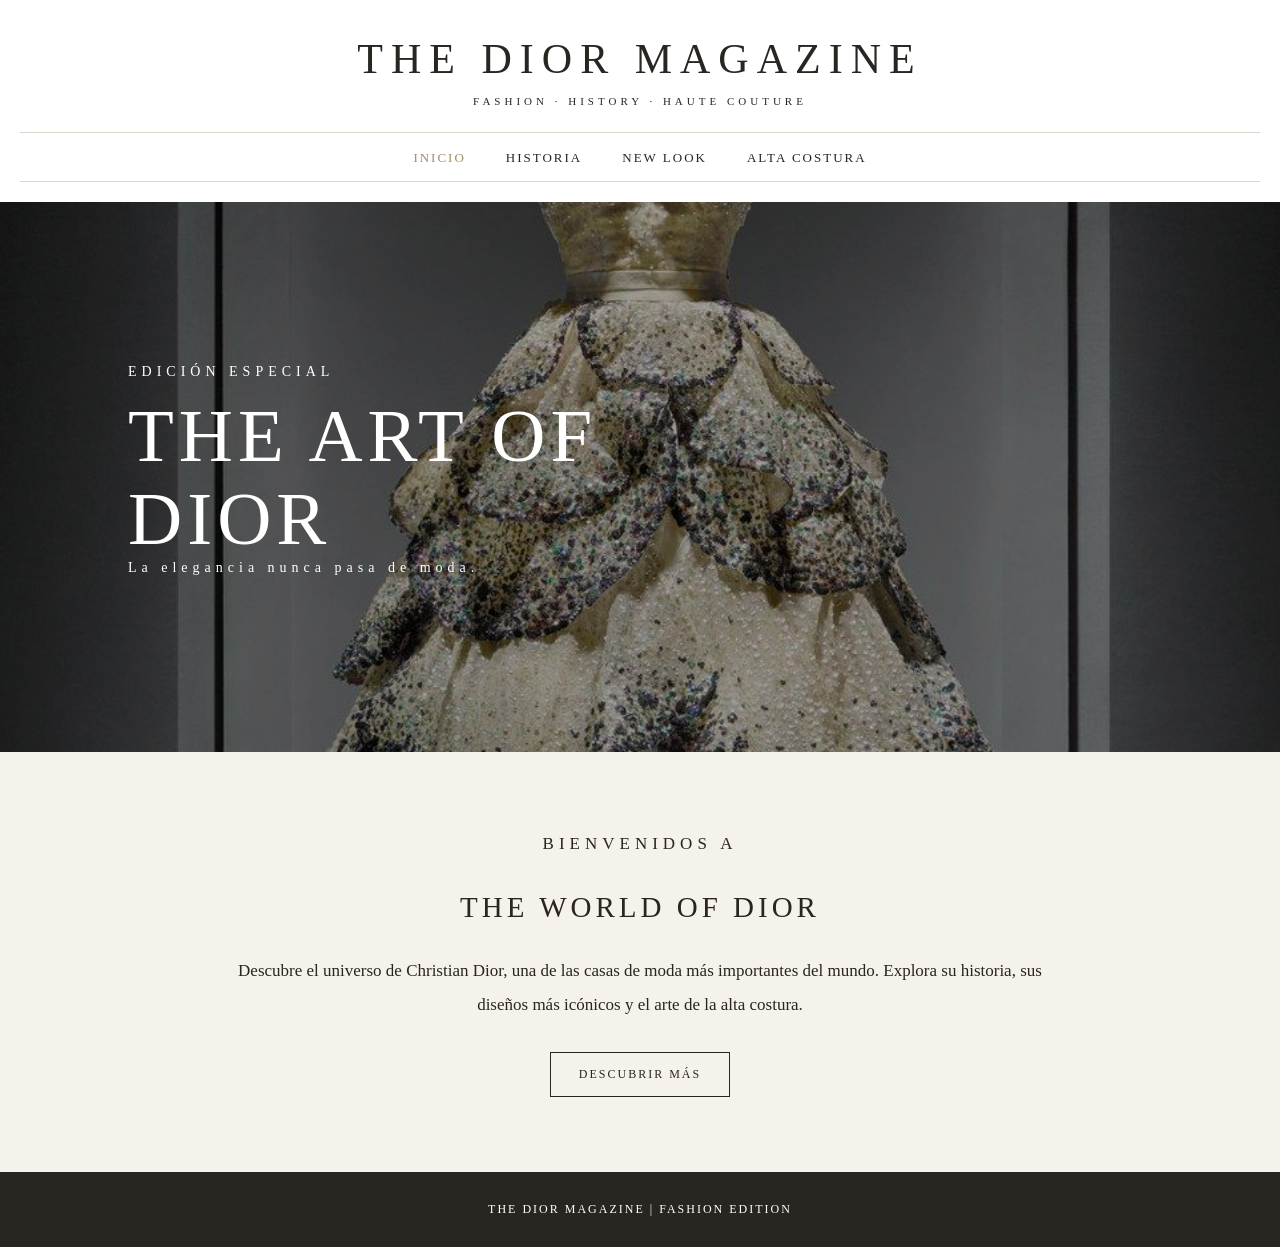
<file: index.html>
<!DOCTYPE html>
<html lang="es">
<head>
    <meta charset="UTF-8">
    <meta name="viewport" content="width=device-width, initial-scale=1.0">
    <title>THE DIOR MAGAZINE | Inicio</title>
    <link rel="stylesheet" href="estilos.css">
</head>
<body>

<header>
    <h1>THE DIOR MAGAZINE</h1>
    <p>FASHION · HISTORY · HAUTE COUTURE</p>

    <nav>
        <a href="index.html" class="activo">Inicio</a>
        <a href="historia.html">Historia</a>
        <a href="newlook.html">New Look</a>
        <a href="costura.html">Alta costura</a>
    </nav>
</header>

<main>
    <section class="portada">
        <img src="images/dior1.jpg" alt="Vestido de alta costura Dior">
        <div class="texto-portada">
            <p>EDICIÓN ESPECIAL</p>
            <h2>THE ART OF<br>DIOR</h2>
            <p>La elegancia nunca pasa de moda.</p>
        </div>
    </section>

    <section class="seccion">
        <p class="subtitulo">BIENVENIDOS A</p>
        <h2>THE WORLD OF DIOR</h2>
        <p>
            Descubre el universo de Christian Dior, una de las casas
            de moda más importantes del mundo. Explora su historia,
            sus diseños más icónicos y el arte de la alta costura.
        </p>
        <a class="enlace" href="historia.html">DESCUBRIR MÁS</a>
    </section>
</main>

<footer>
    <p>THE DIOR MAGAZINE | FASHION EDITION</p>
</footer>

</body>
</html>
</file>
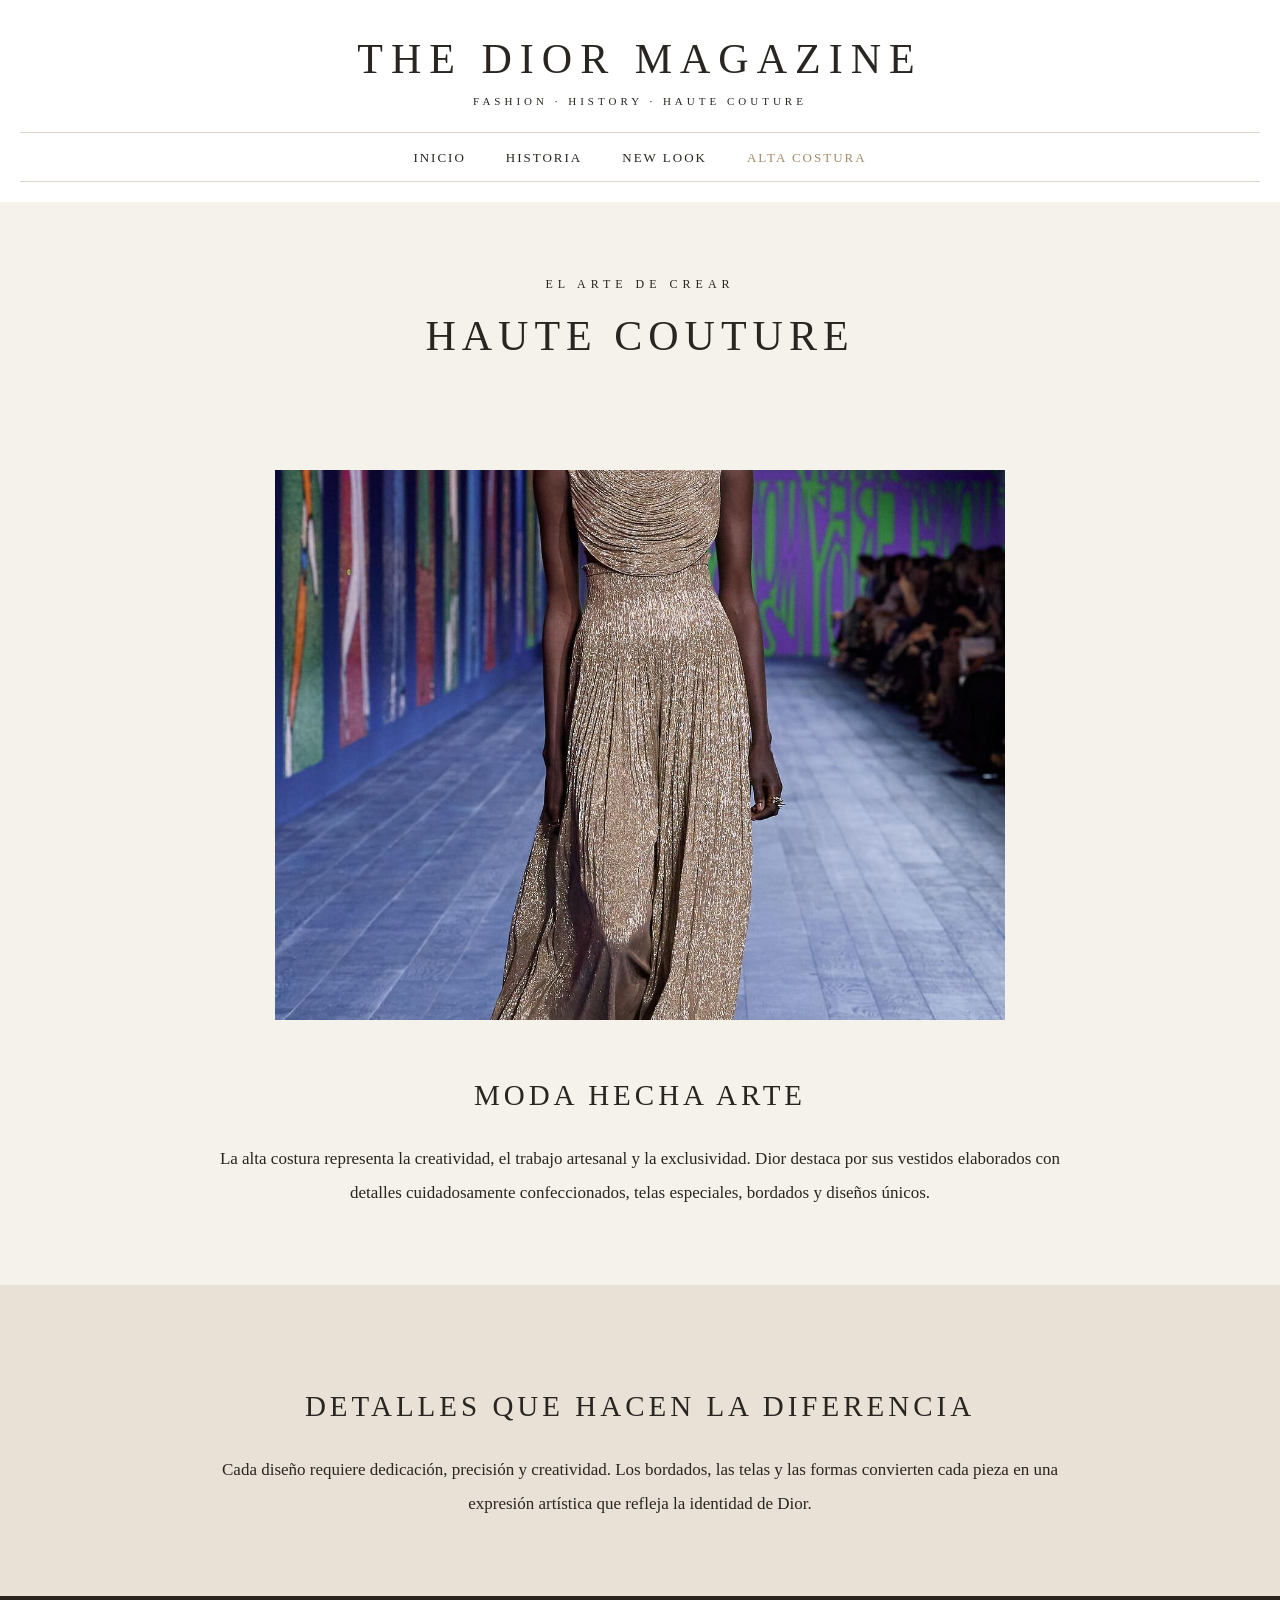
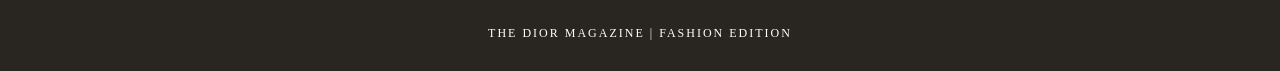
<file: costura.html>
<!DOCTYPE html>
<html lang="es">
<head>
    <meta charset="UTF-8">
    <meta name="viewport" content="width=device-width, initial-scale=1.0">
    <title>THE DIOR MAGAZINE | Alta Costura</title>
    <link rel="stylesheet" href="estilos.css">
</head>
<body>

<header>
    <h1>THE DIOR MAGAZINE</h1>
    <p>FASHION · HISTORY · HAUTE COUTURE</p>

    <nav>
        <a href="index.html">Inicio</a>
        <a href="historia.html">Historia</a>
        <a href="newlook.html">New Look</a>
        <a href="costura.html" class="activo">Alta costura</a>
    </nav>
</header>

<main>
    <section class="encabezado-seccion">
        <p class="subtitulo">EL ARTE DE CREAR</p>
        <h2>HAUTE COUTURE</h2>
    </section>

    <section class="seccion">
        <img class="imagen-seccion" src="images/dior3.jpg"
             alt="Vestido de alta costura Dior">

        <h2>MODA HECHA ARTE</h2>

        <p>
            La alta costura representa la creatividad,
            el trabajo artesanal y la exclusividad.

            Dior destaca por sus vestidos elaborados con
            detalles cuidadosamente confeccionados,
            telas especiales, bordados y diseños únicos.
        </p>
    </section>

    <section class="seccion fondo">
        <h2>DETALLES QUE HACEN LA DIFERENCIA</h2>

        <p>
            Cada diseño requiere dedicación, precisión y
            creatividad. Los bordados, las telas y las
            formas convierten cada pieza en una expresión
            artística que refleja la identidad de Dior.
        </p>
    </section>
</main>

<footer>
    <p>THE DIOR MAGAZINE | FASHION EDITION</p>
</footer>

</body>
</html>
</file>
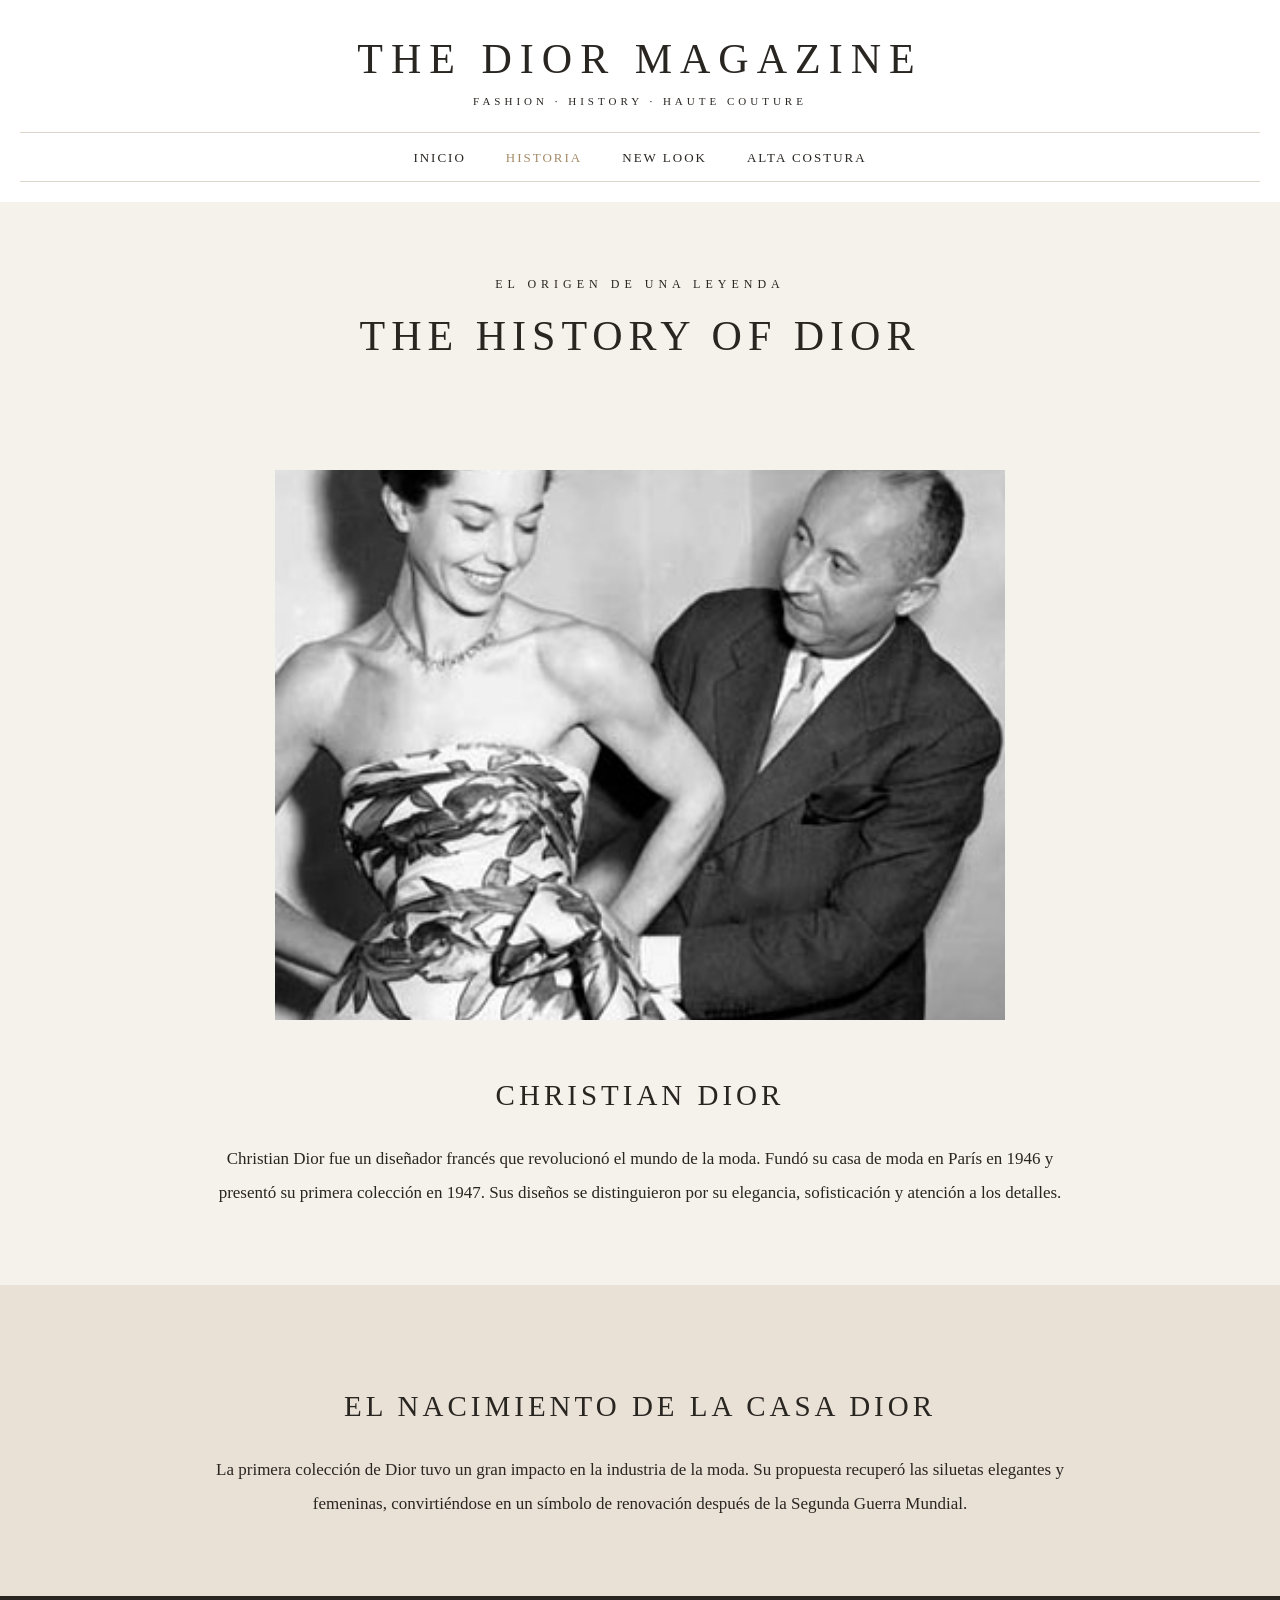
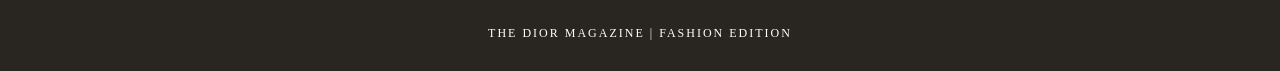
<file: historia.html>
<!DOCTYPE html>
<html lang="es">
<head>
    <meta charset="UTF-8">
    <meta name="viewport" content="width=device-width, initial-scale=1.0">
    <title>THE DIOR MAGAZINE | Historia</title>
    <link rel="stylesheet" href="estilos.css">
</head>
<body>

<header>
    <h1>THE DIOR MAGAZINE</h1>
    <p>FASHION · HISTORY · HAUTE COUTURE</p>

    <nav>
        <a href="index.html">Inicio</a>
        <a href="historia.html" class="activo">Historia</a>
        <a href="newlook.html">New Look</a>
        <a href="costura.html">Alta costura</a>
    </nav>
</header>

<main>
    <section class="encabezado-seccion">
        <p class="subtitulo">EL ORIGEN DE UNA LEYENDA</p>
        <h2>THE HISTORY OF DIOR</h2>
    </section>

    <section class="seccion">
        <img class="imagen-seccion" src="images/dior4.jpg"
             alt="Diseño de moda Dior">

        <h2>CHRISTIAN DIOR</h2>

        <p>
            Christian Dior fue un diseñador francés que revolucionó
            el mundo de la moda. Fundó su casa de moda en París en
            1946 y presentó su primera colección en 1947.

            Sus diseños se distinguieron por su elegancia,
            sofisticación y atención a los detalles.
        </p>
    </section>

    <section class="seccion fondo">
        <h2>EL NACIMIENTO DE LA CASA DIOR</h2>
        <p>
            La primera colección de Dior tuvo un gran impacto
            en la industria de la moda. Su propuesta recuperó
            las siluetas elegantes y femeninas, convirtiéndose
            en un símbolo de renovación después de la Segunda
            Guerra Mundial.
        </p>
    </section>
</main>

<footer>
    <p>THE DIOR MAGAZINE | FASHION EDITION</p>
</footer>

</body>
</html>
</file>
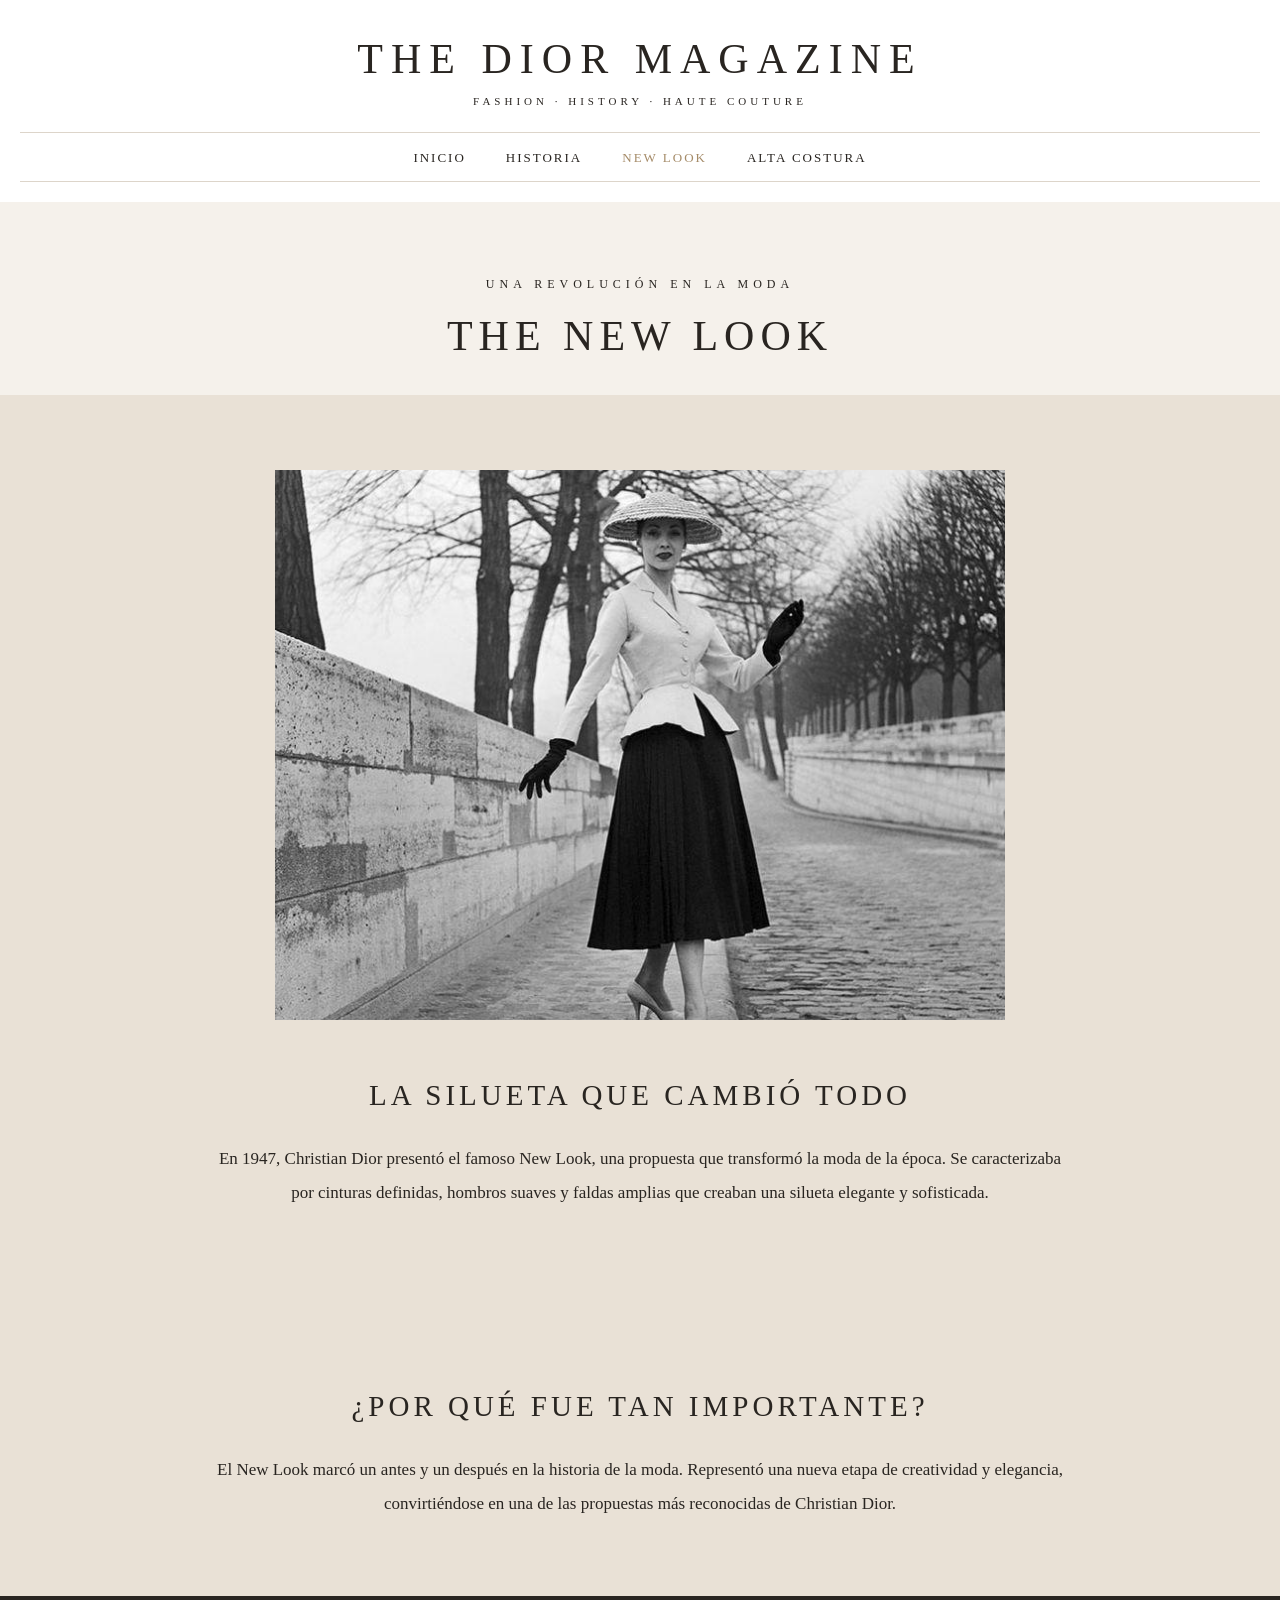
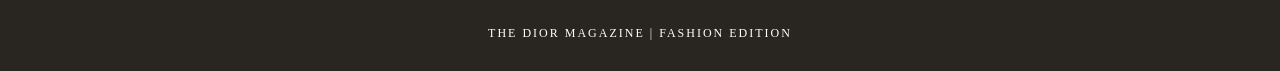
<file: newlook.html>
<!DOCTYPE html>
<html lang="es">
<head>
    <meta charset="UTF-8">
    <meta name="viewport" content="width=device-width, initial-scale=1.0">
    <title>THE DIOR MAGAZINE | New Look</title>
    <link rel="stylesheet" href="estilos.css">
</head>
<body>

<header>
    <h1>THE DIOR MAGAZINE</h1>
    <p>FASHION · HISTORY · HAUTE COUTURE</p>

    <nav>
        <a href="index.html">Inicio</a>
        <a href="historia.html">Historia</a>
        <a href="newlook.html" class="activo">New Look</a>
        <a href="costura.html">Alta costura</a>
    </nav>
</header>

<main>
    <section class="encabezado-seccion">
        <p class="subtitulo">UNA REVOLUCIÓN EN LA MODA</p>
        <h2>THE NEW LOOK</h2>
    </section>

    <section class="seccion especial">
        <img class="imagen-seccion" src="images/dior2.jpg"
             alt="Silueta New Look de Christian Dior">

        <h2>LA SILUETA QUE CAMBIÓ TODO</h2>

        <p>
            En 1947, Christian Dior presentó el famoso New Look,
            una propuesta que transformó la moda de la época.

            Se caracterizaba por cinturas definidas, hombros
            suaves y faldas amplias que creaban una silueta
            elegante y sofisticada.
        </p>
    </section>

    <section class="seccion fondo">
        <h2>¿POR QUÉ FUE TAN IMPORTANTE?</h2>

        <p>
            El New Look marcó un antes y un después en la historia
            de la moda. Representó una nueva etapa de creatividad
            y elegancia, convirtiéndose en una de las propuestas
            más reconocidas de Christian Dior.
        </p>
    </section>
</main>

<footer>
    <p>THE DIOR MAGAZINE | FASHION EDITION</p>
</footer>

</body>
</html>
</file>
<file: estilos.css>
/* ESTILOS GENERALES */
* {
    margin: 0;
    padding: 0;
    box-sizing: border-box;
    scroll-behavior: smooth;
}

body {
    background-color: #f5f1eb;
    color: #292521;
    font-family: Georgia, 'Times New Roman', serif;
}

/* ENCABEZADO */
header {
    text-align: center;
    padding: 35px 20px 20px;
    background-color: #fff;
}

header h1 {
    font-size: 42px;
    letter-spacing: 8px;
    font-weight: normal;
}

header p {
    font-size: 11px;
    letter-spacing: 4px;
    margin: 12px 0 25px;
}

/* MENU */
nav {
    border-top: 1px solid #ddd5ca;
    border-bottom: 1px solid #ddd5ca;
    padding: 15px;
}

nav a {
    text-decoration: none;
    color: #292521;
    margin: 0 18px;
    font-size: 13px;
    text-transform: uppercase;
    letter-spacing: 2px;
}

nav a:hover,
nav a.activo {
    color: #a58b68;
}

/* PORTADA */
.portada {
    position: relative;
    height: 550px;
    overflow: hidden;
}

.portada img {
    width: 100%;
    height: 100%;
    object-fit: cover;
    filter: brightness(65%);
}

.texto-portada {
    position: absolute;
    top: 50%;
    left: 10%;
    transform: translateY(-50%);
    color: white;
}

.texto-portada p {
    font-size: 14px;
    letter-spacing: 5px;
    margin-bottom: 15px;
}

.texto-portada h2 {
    font-size: 75px;
    line-height: 1.1;
    letter-spacing: 5px;
    font-weight: normal;
}

/* TITULOS DE PAGINA */
.encabezado-seccion {
    text-align: center;
    padding: 75px 20px 35px;
}

.encabezado-seccion h2 {
    font-size: 42px;
    letter-spacing: 6px;
    font-weight: normal;
}

.subtitulo {
    font-size: 12px;
    letter-spacing: 5px;
    margin-bottom: 20px;
}

/* SECCIONES */
.seccion {
    padding: 75px 12%;
    text-align: center;
}

.seccion h2 {
    font-size: 29px;
    font-weight: normal;
    letter-spacing: 4px;
    margin: 30px 0;
}

.seccion p {
    font-size: 17px;
    line-height: 2;
    max-width: 850px;
    margin: auto;
}

/* IMAGENES */
.imagen-seccion {
    width: 75%;
    max-height: 550px;
    object-fit: cover;
    margin-bottom: 25px;
}

/* SECCION NEW LOOK */
.especial {
    background-color: #e9e1d6;
}

/* FONDO BEIGE */
.fondo {
    background-color: #e9e1d6;
}

/* ENLACE */
.enlace {
    display: inline-block;
    margin-top: 30px;
    padding: 14px 28px;
    border: 1px solid #292521;
    color: #292521;
    text-decoration: none;
    letter-spacing: 2px;
    font-size: 12px;
}

.enlace:hover {
    background-color: #292521;
    color: white;
}

/* PIE DE PAGINA */
footer {
    background-color: #292521;
    color: white;
    text-align: center;
    padding: 30px;
}

footer p {
    font-size: 12px;
    letter-spacing: 2px;
}

/* DISEÑO PARA CELULARES */
@media (max-width: 768px) {
    header h1 {
        font-size: 27px;
        letter-spacing: 4px;
    }

    nav a {
        display: inline-block;
        margin: 8px;
        font-size: 11px;
    }

    .portada {
        height: 400px;
    }

    .texto-portada h2 {
        font-size: 48px;
    }

    .seccion {
        padding: 50px 8%;
    }

    .imagen-seccion {
        width: 100%;
    }

    .encabezado-seccion h2 {
        font-size: 30px;
    }
}
</file>
